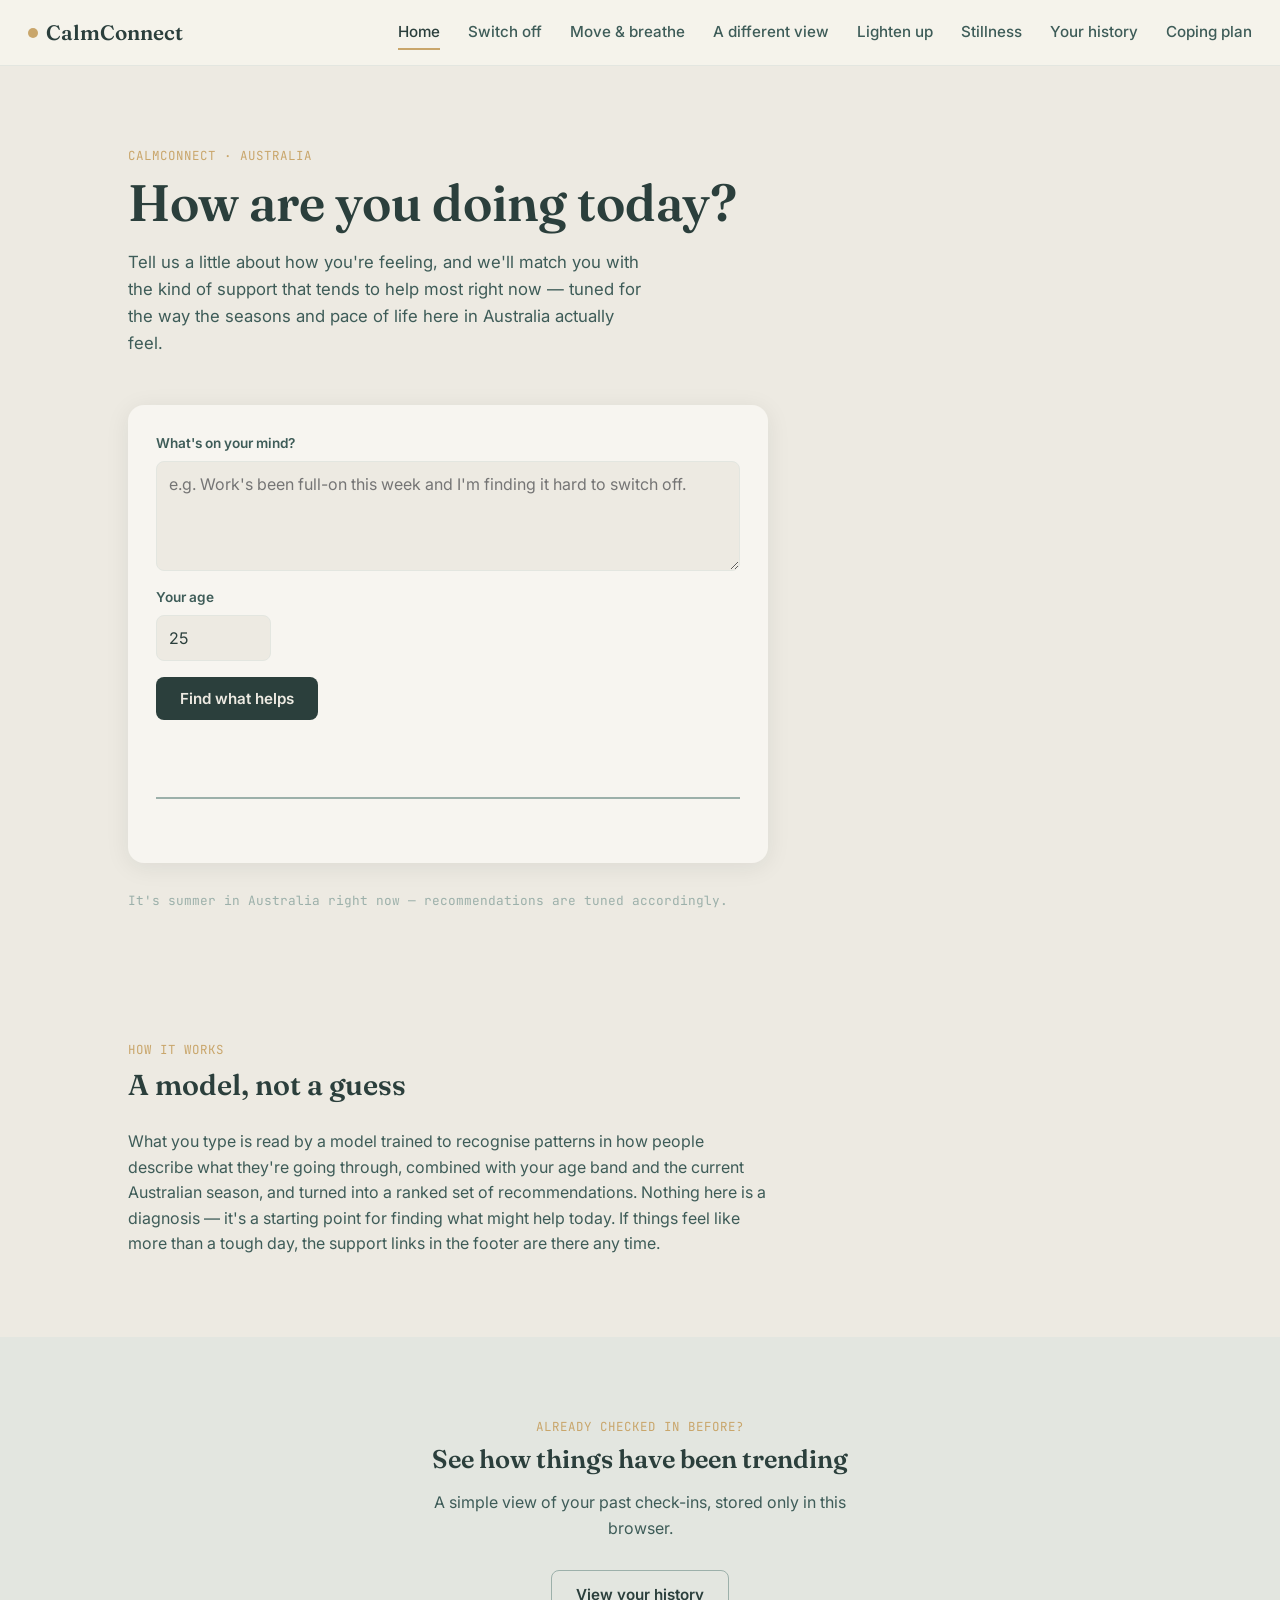
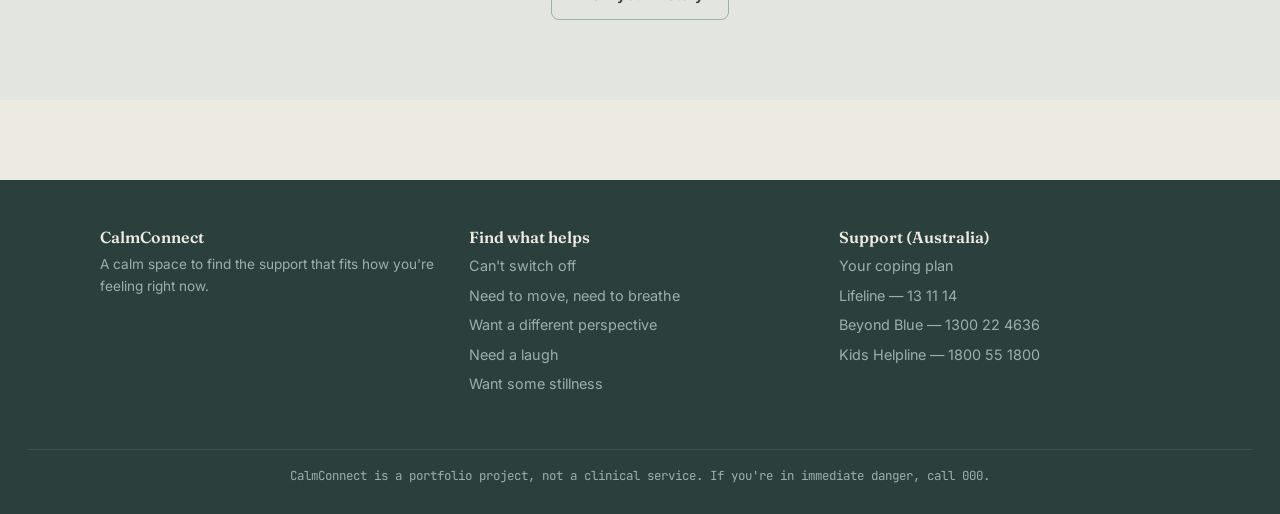
<file: frontend/index.html>
<!DOCTYPE html>
<html lang="en-AU">
<head>
<meta charset="UTF-8">
<meta name="viewport" content="width=device-width, initial-scale=1.0">
<title>CalmConnect — Find the support that fits how you feel</title>
<meta name="description" content="A calm, AU-focused companion that reads how you're feeling and points you toward what tends to help.">

<link rel="preconnect" href="https://fonts.googleapis.com">
<link rel="preconnect" href="https://fonts.gstatic.com" crossorigin>
<link href="https://fonts.googleapis.com/css2?family=Fraunces:opsz,wght@9..144,400;9..144,600&family=Inter:wght@400;500;600&family=JetBrains+Mono:wght@400;500&display=swap" rel="stylesheet">
<link rel="stylesheet" href="assets/design-system.css">

<style>
  .hero {
    padding: var(--space-xl) 0 var(--space-lg);
  }

  .hero__intro {
    max-width: 640px;
    margin-bottom: var(--space-lg);
  }

  .hero__intro h1 {
    font-size: clamp(2.2rem, 5vw, 3.2rem);
    margin-bottom: var(--space-sm);
  }

  .hero__intro p {
    color: var(--mid-eucalyptus);
    font-size: 1.05rem;
    max-width: 520px;
  }

  .mood-form {
    max-width: 640px;
    background: var(--surface);
    border-radius: var(--radius-md);
    padding: var(--space-md);
    box-shadow: 0 4px 24px rgba(27, 43, 38, 0.08);
  }

  .mood-form__row {
    display: flex;
    flex-direction: column;
    gap: 0.4rem;
    margin-bottom: var(--space-sm);
  }

  .mood-form label {
    font-size: 0.85rem;
    font-weight: 600;
    color: var(--mid-eucalyptus);
  }

  .mood-form textarea,
  .mood-form input {
    font-family: var(--font-body);
    font-size: 1rem;
    padding: 0.75rem;
    border: 1.5px solid var(--sage-tint);
    border-radius: var(--radius-sm);
    background: var(--bone);
    color: var(--ink);
    resize: vertical;
  }

  .mood-form textarea {
    min-height: 110px;
  }

  .mood-form input[type="number"] {
    max-width: 120px;
  }

  .mood-form__actions {
    display: flex;
    align-items: center;
    gap: var(--space-sm);
    margin-top: var(--space-xs);
  }

  .mood-line {
    margin-top: var(--space-lg);
    width: 100%;
    height: 60px;
  }

  .mood-line path {
    fill: none;
    stroke: var(--sage);
    stroke-width: 2;
    transition: stroke 0.6s var(--ease);
  }

  .mood-line.is-positive path { stroke: #7FA39B; }
  .mood-line.is-negative path { stroke: var(--terracotta); }

  .result-panel {
    margin-top: var(--space-lg);
    max-width: 640px;
    display: none;
  }

  .result-panel.is-visible {
    display: block;
  }

  .result-panel__meta {
    font-family: var(--font-mono);
    font-size: 0.8rem;
    color: var(--sage);
    margin-bottom: var(--space-sm);
  }

  .result-list {
    list-style: none;
    display: flex;
    flex-direction: column;
    gap: 0.6rem;
  }

  .result-item {
    display: flex;
    align-items: center;
    justify-content: space-between;
    background: var(--surface);
    border-radius: var(--radius-sm);
    padding: 0.9rem 1.1rem;
    text-decoration: none;
    color: var(--ink);
    border: 1.5px solid var(--sage-tint);
    transition: border-color 0.2s var(--ease), transform 0.2s var(--ease);
  }

  .result-item:hover {
    border-color: var(--terracotta);
    transform: translateX(4px);
  }

  .result-item--top {
    border-color: var(--terracotta);
    background: var(--sage-tint);
  }

  .result-item__rank {
    font-family: var(--font-mono);
    font-size: 0.8rem;
    color: var(--sage);
    margin-right: 0.75rem;
  }

  .form-error {
    color: var(--terracotta);
    font-size: 0.9rem;
    display: none;
  }

  .form-error.is-visible {
    display: block;
  }

  .au-strip {
    display: flex;
    align-items: center;
    gap: 0.6rem;
    font-family: var(--font-mono);
    font-size: 0.8rem;
    color: var(--sage);
    margin-top: var(--space-md);
  }
</style>
</head>
<body data-page="index">

<div id="cc-nav-root"></div>
<div id="cc-crisis-root"></div>

<header class="hero">
  <div class="container">
    <div class="hero__intro">
      <span class="eyebrow">CalmConnect &middot; Australia</span>
      <h1>How are you doing today?</h1>
      <p>Tell us a little about how you're feeling, and we'll match you with the kind of support that tends to help most right now — tuned for the way the seasons and pace of life here in Australia actually feel.</p>
    </div>

    <form class="mood-form" id="mood-form" novalidate>
      <div class="mood-form__row">
        <label for="mood-text">What's on your mind?</label>
        <textarea id="mood-text" name="text" maxlength="1000" placeholder="e.g. Work's been full-on this week and I'm finding it hard to switch off." required></textarea>
      </div>
      <div class="mood-form__row" style="flex-direction: row; align-items: center; gap: 1rem;">
        <div style="flex-direction: column; display: flex; gap: 0.4rem;">
          <label for="mood-age">Your age</label>
          <input type="number" id="mood-age" name="age" min="10" max="110" value="25" required>
        </div>
      </div>
      <p class="form-error" id="form-error">Please share a few words about how you're feeling, and a valid age.</p>
      <div class="mood-form__actions">
        <button type="submit" class="btn btn-primary" id="mood-submit">Find what helps</button>
        <span style="font-family: var(--font-mono); font-size: 0.78rem; color: var(--sage);" id="mood-status"></span>
      </div>

      <svg class="mood-line" id="mood-line" viewBox="0 0 600 60" preserveAspectRatio="none" aria-hidden="true">
        <path id="mood-line-path" d="M0,30 L600,30" />
      </svg>
    </form>

    <div class="result-panel" id="result-panel">
      <p class="result-panel__meta" id="result-meta"></p>
      <ul class="result-list" id="result-list"></ul>
    </div>

    <p class="au-strip" id="au-season-strip"></p>
  </div>
</header>

<section class="section">
  <div class="container">
    <span class="eyebrow">How it works</span>
    <h2 style="margin-bottom: var(--space-md); font-size: 1.8rem;">A model, not a guess</h2>
    <p style="max-width: 640px; color: var(--mid-eucalyptus);">
      What you type is read by a model trained to recognise patterns in how people describe what they're going through, combined with your age band and the current Australian season, and turned into a ranked set of recommendations. Nothing here is a diagnosis — it's a starting point for finding what might help today. If things feel like more than a tough day, the support links in the footer are there any time.
    </p>
  </div>
</section>

<section class="section section--tinted">
  <div class="container" style="text-align: center;">
    <span class="eyebrow">Already checked in before?</span>
    <h2 style="margin-bottom: var(--space-sm); font-size: 1.6rem;">See how things have been trending</h2>
    <p style="max-width: 480px; margin: 0 auto var(--space-md); color: var(--mid-eucalyptus);">
      A simple view of your past check-ins, stored only in this browser.
    </p>
    <a href="history.html" class="btn btn-ghost">View your history</a>
  </div>
</section>

<div id="cc-footer-root"></div>

<script src="assets/shared.js"></script>
<script src="assets/session.js"></script>
<script src="assets/api.js"></script>
<script>
  const AU_SEASON_LABELS = {
    summer: "It's summer in Australia right now",
    autumn: "It's autumn in Australia right now",
    winter: "It's winter in Australia right now",
    spring: "It's spring in Australia right now",
  };

  function localAuSeason() {
    const month = new Date().getMonth() + 1;
    if ([12, 1, 2].includes(month)) return "summer";
    if ([3, 4, 5].includes(month)) return "autumn";
    if ([6, 7, 8].includes(month)) return "winter";
    return "spring";
  }

  document.getElementById("au-season-strip").textContent =
    AU_SEASON_LABELS[localAuSeason()] + " — recommendations are tuned accordingly.";

  // Maps the trained category classifier's output to a mood-line visual
  // state. This is a UI mapping only — it does not imply the categories
  // are ranked by severity (see backend/ml/DESIGN.md). "Normal" reads as
  // calm; every clinical category gets the same gentle "elevated" visual,
  // deliberately not graded by how "bad" the category sounds.
  const ELEVATED_CATEGORIES = new Set(["Anxiety", "Depression", "Stress", "Bipolar", "Personality disorder", "Suicidal"]);

  function setMoodLine(state) {
    const svg = document.getElementById("mood-line");
    const path = document.getElementById("mood-line-path");
    svg.classList.remove("is-positive", "is-negative");

    if (state === "calm") {
      svg.classList.add("is-positive");
      path.setAttribute("d", "M0,30 Q150,10 300,30 T600,30");
    } else if (state === "elevated-high") {
      svg.classList.add("is-negative");
      path.setAttribute("d", "M0,30 Q100,55 200,30 Q300,5 400,30 Q500,55 600,30");
    } else if (state === "elevated") {
      svg.classList.add("is-negative");
      path.setAttribute("d", "M0,30 Q150,45 300,30 T600,30");
    } else {
      path.setAttribute("d", "M0,30 L600,30");
    }
  }

  const form = document.getElementById("mood-form");
  const errorEl = document.getElementById("form-error");
  const statusEl = document.getElementById("mood-status");
  const resultPanel = document.getElementById("result-panel");
  const resultMeta = document.getElementById("result-meta");
  const resultList = document.getElementById("result-list");

  form.addEventListener("submit", async (e) => {
    e.preventDefault();
    const text = document.getElementById("mood-text").value.trim();
    const age = parseInt(document.getElementById("mood-age").value, 10);

    if (!text || isNaN(age) || age < 10 || age > 110) {
      errorEl.classList.add("is-visible");
      return;
    }
    errorEl.classList.remove("is-visible");

    statusEl.textContent = "Thinking...";
    document.getElementById("mood-submit").disabled = true;

    try {
      const data = await getRecommendation(age, text);
      statusEl.textContent = "";

      if (data.escalation_flag) {
        setMoodLine("elevated-high");
      } else if (ELEVATED_CATEGORIES.has(data.category)) {
        setMoodLine("elevated");
      } else {
        setMoodLine("calm");
      }

      if (data.escalation_flag) {
        const showCrisis = window.showCrisisBanner;
        if (typeof showCrisis === "function") showCrisis();
      }

      resultMeta.textContent = `season: ${data.season} · model confidence: ${Math.round(data.category_confidence * 100)}%`;
      resultList.innerHTML = data.ranked
        .map(
          (t, i) => `
        <li>
          <a class="result-item ${i === 0 ? "result-item--top" : ""}" href="${t.page}">
            <span><span class="result-item__rank">0${i + 1}</span>${t.label}</span>
          </a>
        </li>`
        )
        .join("");
      resultPanel.classList.add("is-visible");
    } catch (err) {
      statusEl.textContent = "";
      errorEl.textContent = "Couldn't reach the recommender right now — try exploring the therapies below instead.";
      errorEl.classList.add("is-visible");
      console.error(err);
    } finally {
      document.getElementById("mood-submit").disabled = false;
    }
  });
</script>

</body>
</html>
</file>
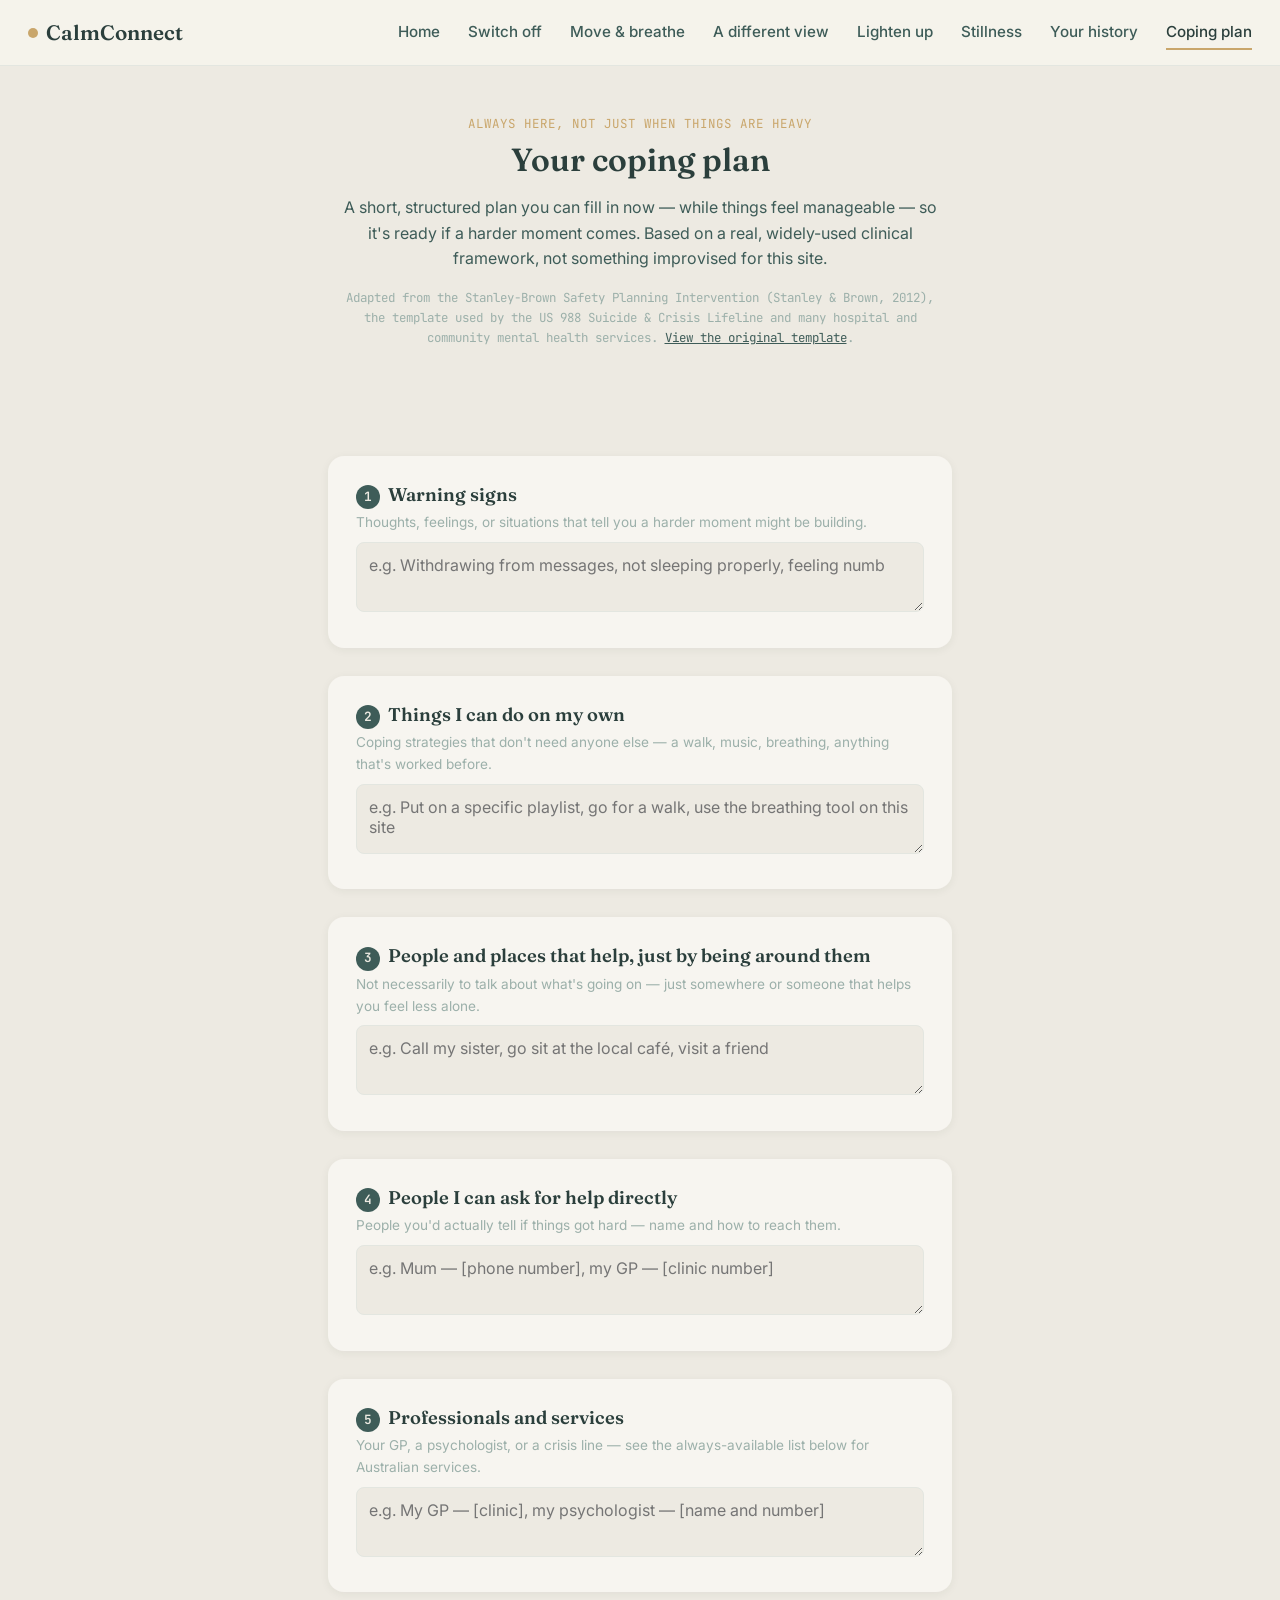
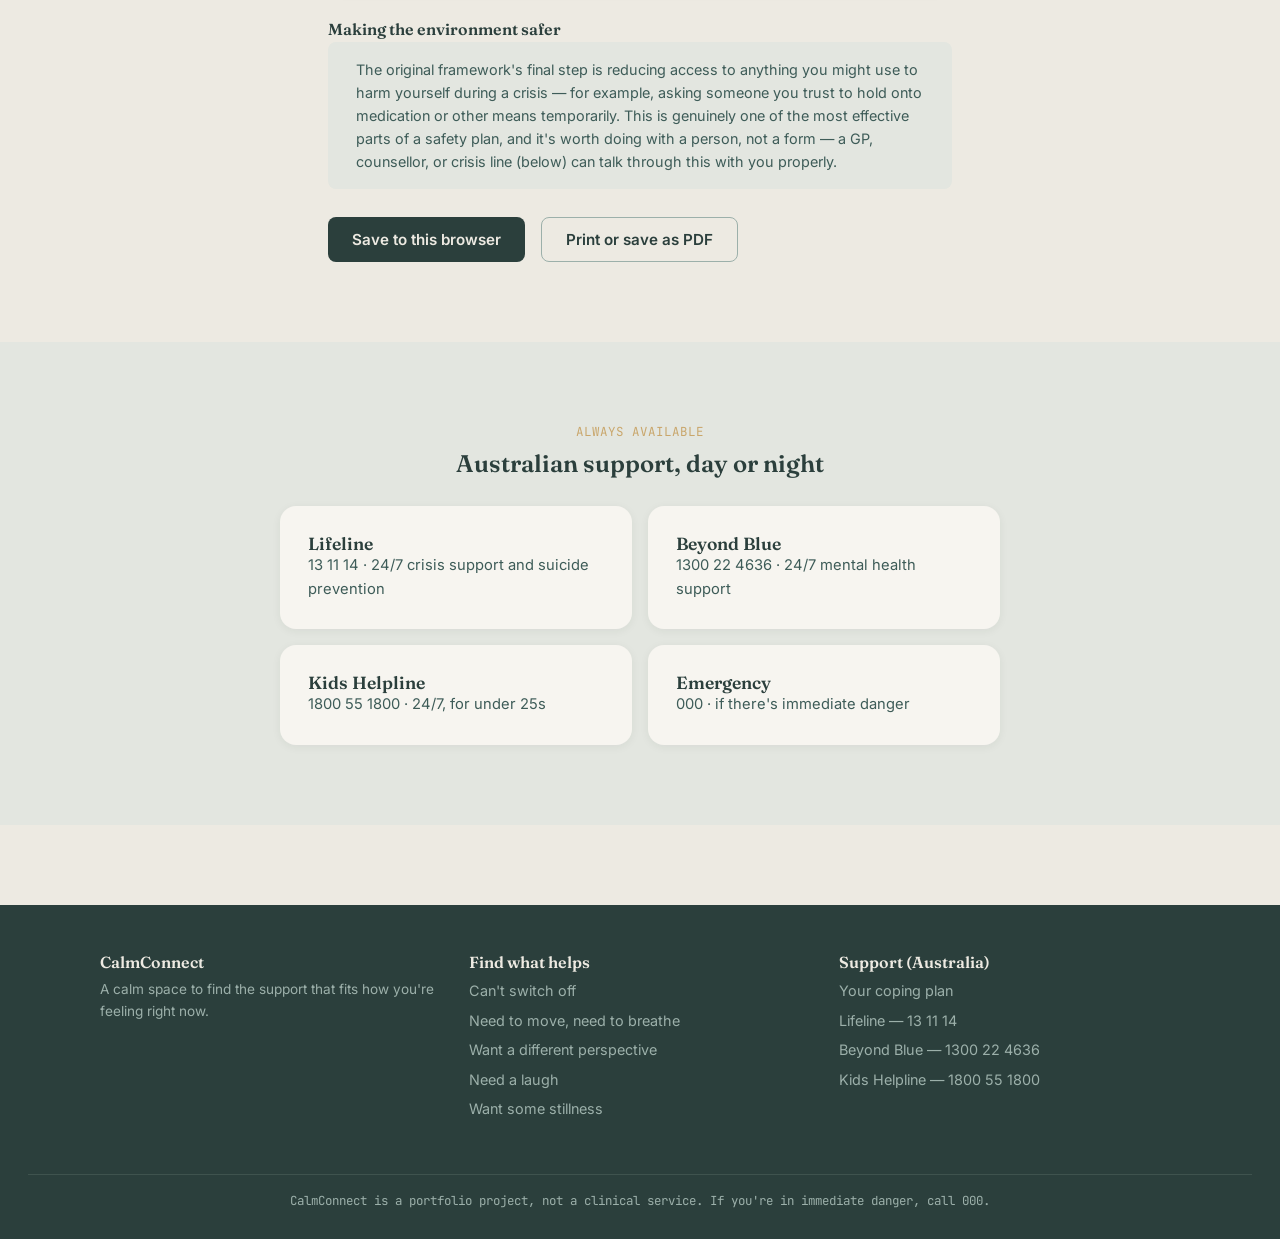
<file: frontend/crisis-plan.html>
<!DOCTYPE html>
<html lang="en-AU">
<head>
<meta charset="UTF-8">
<meta name="viewport" content="width=device-width, initial-scale=1.0">
<title>Your coping plan — CalmConnect</title>
<meta name="description" content="A personal safety and coping plan you can fill in now, based on the Stanley-Brown Safety Planning Intervention.">

<link rel="preconnect" href="https://fonts.googleapis.com">
<link href="https://fonts.googleapis.com/css2?family=Fraunces:opsz,wght@9..144,400;9..144,600&family=Inter:wght@400;500;600&family=JetBrains+Mono:wght@400;500&display=swap" rel="stylesheet">
<link rel="stylesheet" href="assets/design-system.css">

<style>
  .page-hero {
    padding: var(--space-lg) 0 var(--space-md);
    text-align: center;
  }

  .page-hero p {
    max-width: 600px;
    margin: var(--space-sm) auto 0;
    color: var(--mid-eucalyptus);
  }

  .attribution-note {
    display: block;
    max-width: 600px;
    margin: var(--space-sm) auto 0;
    font-family: var(--font-mono);
    font-size: 0.78rem;
    color: var(--sage);
  }

  .plan-tool {
    max-width: 680px;
    margin: 0 auto;
  }

  .plan-step {
    margin-bottom: var(--space-md);
  }

  .plan-step h3 {
    font-size: 1.15rem;
    margin-bottom: 0.2rem;
  }

  .plan-step .hint {
    display: block;
    font-size: 0.85rem;
    color: var(--sage);
    margin-bottom: 0.5rem;
  }

  .plan-step textarea {
    width: 100%;
    font-family: var(--font-body);
    font-size: 1rem;
    padding: 0.75rem;
    border: 1.5px solid var(--sage-tint);
    border-radius: var(--radius-sm);
    background: var(--bone);
    color: var(--ink);
    resize: vertical;
    min-height: 70px;
  }

  .plan-step-number {
    display: inline-flex;
    align-items: center;
    justify-content: center;
    width: 24px;
    height: 24px;
    border-radius: 50%;
    background: var(--mid-eucalyptus);
    color: var(--bone);
    font-family: var(--font-mono);
    font-size: 0.8rem;
    margin-right: 0.5rem;
  }

  .means-note {
    background: var(--sage-tint);
    border-radius: var(--radius-sm);
    padding: var(--space-sm) var(--space-md);
    font-size: 0.9rem;
    color: var(--mid-eucalyptus);
  }

  .plan-actions {
    display: flex;
    gap: var(--space-sm);
    margin-top: var(--space-md);
    flex-wrap: wrap;
  }

  .plan-status {
    font-family: var(--font-mono);
    font-size: 0.78rem;
    color: var(--sage);
  }

  .always-available {
    text-align: center;
  }

  .always-available .cc-card {
    text-align: left;
  }
</style>
</head>
<body data-page="crisis-plan">

<div id="cc-nav-root"></div>
<div id="cc-crisis-root"></div>

<header class="page-hero">
  <div class="container">
    <span class="eyebrow">Always here, not just when things are heavy</span>
    <h1>Your coping plan</h1>
    <p>A short, structured plan you can fill in now — while things feel manageable — so it's ready if a harder moment comes. Based on a real, widely-used clinical framework, not something improvised for this site.</p>
    <span class="attribution-note">Adapted from the Stanley-Brown Safety Planning Intervention (Stanley &amp; Brown, 2012), the template used by the US 988 Suicide &amp; Crisis Lifeline and many hospital and community mental health services. <a href="https://988lifeline.org/wp-content/uploads/2017/09/Brown_StanleySafetyPlanTemplate1.pdf" target="_blank" rel="noopener">View the original template</a>.</span>
  </div>
</header>

<section class="section">
  <div class="container plan-tool">
    <form id="plan-form">
      <div class="plan-step cc-card">
        <h3><span class="plan-step-number">1</span>Warning signs</h3>
        <span class="hint">Thoughts, feelings, or situations that tell you a harder moment might be building.</span>
        <textarea id="plan-warning-signs" placeholder="e.g. Withdrawing from messages, not sleeping properly, feeling numb"></textarea>
      </div>

      <div class="plan-step cc-card">
        <h3><span class="plan-step-number">2</span>Things I can do on my own</h3>
        <span class="hint">Coping strategies that don't need anyone else — a walk, music, breathing, anything that's worked before.</span>
        <textarea id="plan-internal-coping" placeholder="e.g. Put on a specific playlist, go for a walk, use the breathing tool on this site"></textarea>
      </div>

      <div class="plan-step cc-card">
        <h3><span class="plan-step-number">3</span>People and places that help, just by being around them</h3>
        <span class="hint">Not necessarily to talk about what's going on — just somewhere or someone that helps you feel less alone.</span>
        <textarea id="plan-social-distraction" placeholder="e.g. Call my sister, go sit at the local café, visit a friend"></textarea>
      </div>

      <div class="plan-step cc-card">
        <h3><span class="plan-step-number">4</span>People I can ask for help directly</h3>
        <span class="hint">People you'd actually tell if things got hard — name and how to reach them.</span>
        <textarea id="plan-ask-help" placeholder="e.g. Mum — [phone number], my GP — [clinic number]"></textarea>
      </div>

      <div class="plan-step cc-card">
        <h3><span class="plan-step-number">5</span>Professionals and services</h3>
        <span class="hint">Your GP, a psychologist, or a crisis line — see the always-available list below for Australian services.</span>
        <textarea id="plan-professionals" placeholder="e.g. My GP — [clinic], my psychologist — [name and number]"></textarea>
      </div>

      <div class="plan-step">
        <h3 style="font-size: 1rem;">Making the environment safer</h3>
        <p class="means-note">The original framework's final step is reducing access to anything you might use to harm yourself during a crisis — for example, asking someone you trust to hold onto medication or other means temporarily. This is genuinely one of the most effective parts of a safety plan, and it's worth doing with a person, not a form — a GP, counsellor, or crisis line (below) can talk through this with you properly.</p>
      </div>

      <div class="plan-actions">
        <button type="submit" class="btn btn-primary">Save to this browser</button>
        <button type="button" class="btn btn-ghost" id="plan-print">Print or save as PDF</button>
        <span class="plan-status" id="plan-status"></span>
      </div>
    </form>
  </div>
</section>

<section class="section section--tinted always-available">
  <div class="container">
    <span class="eyebrow">Always available</span>
    <h2 style="margin-bottom: var(--space-md);">Australian support, day or night</h2>
    <div class="reading-grid" style="display: grid; grid-template-columns: repeat(auto-fit, minmax(240px, 1fr)); gap: var(--space-sm); max-width: 720px; margin: 0 auto;">
      <div class="cc-card">
        <h3 style="font-size: 1.1rem;">Lifeline</h3>
        <p style="color: var(--mid-eucalyptus); font-size: 0.92rem;">13 11 14 · 24/7 crisis support and suicide prevention</p>
      </div>
      <div class="cc-card">
        <h3 style="font-size: 1.1rem;">Beyond Blue</h3>
        <p style="color: var(--mid-eucalyptus); font-size: 0.92rem;">1300 22 4636 · 24/7 mental health support</p>
      </div>
      <div class="cc-card">
        <h3 style="font-size: 1.1rem;">Kids Helpline</h3>
        <p style="color: var(--mid-eucalyptus); font-size: 0.92rem;">1800 55 1800 · 24/7, for under 25s</p>
      </div>
      <div class="cc-card">
        <h3 style="font-size: 1.1rem;">Emergency</h3>
        <p style="color: var(--mid-eucalyptus); font-size: 0.92rem;">000 · if there's immediate danger</p>
      </div>
    </div>
  </div>
</section>

<div id="cc-footer-root"></div>

<script src="assets/shared.js"></script>
<script src="assets/crisis-plan.js"></script>
</body>
</html>
</file>
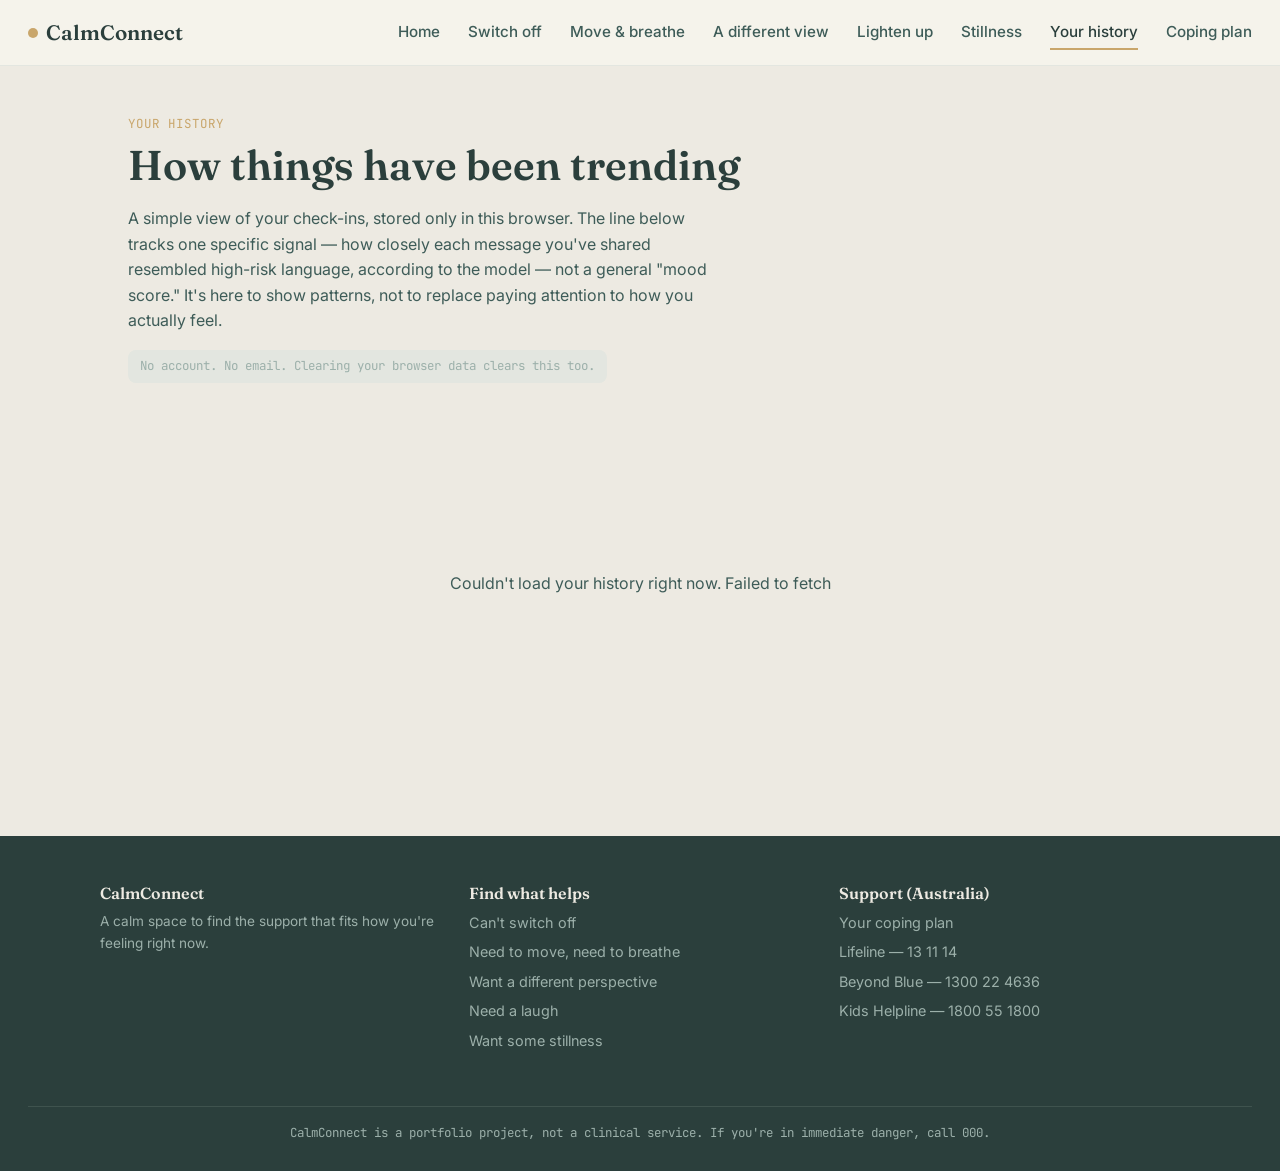
<file: frontend/history.html>
<!DOCTYPE html>
<html lang="en-AU">
<head>
<meta charset="UTF-8">
<meta name="viewport" content="width=device-width, initial-scale=1.0">
<title>Your history — CalmConnect</title>
<meta name="description" content="A simple view of your check-ins over time, stored only in this browser.">

<link rel="preconnect" href="https://fonts.googleapis.com">
<link href="https://fonts.googleapis.com/css2?family=Fraunces:opsz,wght@9..144,400;9..144,600&family=Inter:wght@400;500;600&family=JetBrains+Mono:wght@400;500&display=swap" rel="stylesheet">
<link rel="stylesheet" href="assets/design-system.css">

<style>
  .history-hero {
    padding: var(--space-lg) 0 var(--space-md);
  }

  .history-hero h1 {
    font-size: clamp(2rem, 4vw, 2.6rem);
  }

  .history-hero p {
    max-width: 600px;
    color: var(--mid-eucalyptus);
    margin-top: var(--space-sm);
  }

  .privacy-note {
    display: inline-flex;
    align-items: center;
    gap: 0.4rem;
    font-family: var(--font-mono);
    font-size: 0.78rem;
    color: var(--sage);
    margin-top: var(--space-sm);
    padding: 0.4rem 0.75rem;
    background: var(--sage-tint);
    border-radius: var(--radius-sm);
  }

  .chart-card {
    margin-top: var(--space-lg);
  }

  .chart-card h2 {
    font-size: 1.3rem;
    margin-bottom: 0.3rem;
  }

  .chart-caption {
    color: var(--mid-eucalyptus);
    font-size: 0.9rem;
    margin-bottom: var(--space-md);
  }

  .chart-svg-wrap {
    overflow-x: auto;
  }

  .chart-svg-wrap svg {
    display: block;
    min-width: 480px;
  }

  .chart-line {
    fill: none;
    stroke: var(--mid-eucalyptus);
    stroke-width: 2;
  }

  .chart-point {
    fill: var(--mid-eucalyptus);
  }

  .chart-point.is-elevated {
    fill: var(--terracotta);
  }

  .chart-axis {
    stroke: var(--sage);
    stroke-width: 1;
  }

  .chart-axis-label {
    font-family: var(--font-mono);
    font-size: 11px;
    fill: var(--sage);
  }

  .empty-state {
    text-align: center;
    padding: var(--space-xl) var(--space-md);
    color: var(--mid-eucalyptus);
  }

  .empty-state .btn {
    margin-top: var(--space-md);
  }

  .entry-list {
    margin-top: var(--space-lg);
    display: flex;
    flex-direction: column;
    gap: 0.6rem;
  }

  .entry-row {
    display: flex;
    justify-content: space-between;
    align-items: baseline;
    padding: 0.85rem 1.1rem;
    border-radius: var(--radius-sm);
    border: 1.5px solid var(--sage-tint);
  }

  .entry-row__date {
    font-family: var(--font-mono);
    font-size: 0.8rem;
    color: var(--sage);
  }

  .entry-row__rec {
    font-size: 0.92rem;
  }
</style>
</head>
<body data-page="history">

<div id="cc-nav-root"></div>
<div id="cc-crisis-root"></div>

<header class="history-hero">
  <div class="container">
    <span class="eyebrow">Your history</span>
    <h1>How things have been trending</h1>
    <p>
      A simple view of your check-ins, stored only in this browser. The line below tracks one
      specific signal — how closely each message you've shared resembled high-risk language,
      according to the model — not a general "mood score." It's here to show patterns, not to
      replace paying attention to how you actually feel.
    </p>
    <span class="privacy-note">No account. No email. Clearing your browser data clears this too.</span>
  </div>
</header>

<section class="section" id="history-content">
  <div class="container">

    <div id="loading-state" class="empty-state">
      <p>Loading your history…</p>
    </div>

    <div id="empty-state" class="empty-state" style="display: none;">
      <h2 style="font-size: 1.4rem; margin-bottom: var(--space-sm);">Nothing here yet</h2>
      <p>Once you check in from the home page, your check-ins will start showing up here.</p>
      <a href="index.html" class="btn btn-primary">Check in now</a>
    </div>

    <div id="data-state" style="display: none;">
      <div class="cc-card chart-card">
        <h2>Escalation-trigger signal over time</h2>
        <p class="chart-caption" id="chart-caption"></p>
        <div class="chart-svg-wrap">
          <svg id="trend-svg" viewBox="0 0 640 220" preserveAspectRatio="xMinYMid meet" role="img" aria-label="Line chart of escalation probability over time"></svg>
        </div>
      </div>

      <div class="entry-list" id="entry-list"></div>
    </div>

  </div>
</section>

<div id="cc-footer-root"></div>

<script src="assets/shared.js"></script>
<script src="assets/session.js"></script>
<script src="assets/api.js"></script>
<script src="assets/history.js"></script>
</body>
</html>
</file>
<file: frontend/assets/design-system.css>
/* ============================================================
   CalmConnect Design System
   "Overcast eucalyptus" — calm, grounded, distinctly AU in feel
   without leaning on koalas/gum-leaves cliché.
   ============================================================ */

:root {
  /* Palette — muted, blended calming colors (teal/sage/warm-gold),
     informed by color-therapy conventions but desaturated and softened
     rather than literal bright blue/teal so it doesn't read as a
     templated wellness-app default. */
  --ink: #2B3F3C;          /* muted deep teal, used as near-black text/ink */
  --bone: #EDEAE2;         /* warm neutral base, not stark white */
  --sage: #9CB0AA;         /* faded sage, secondary text/borders */
  --terracotta: #C9A66B;   /* soft muted gold/ochre accent, used sparingly */
  --mid-eucalyptus: #3E5C58; /* muted deep teal for cards/panels/links */
  --sage-tint: #E3E6E0;    /* very light sage-neutral for subtle backgrounds */
  --surface: #F7F5F0;      /* warm off-white for cards, lifted from base */

  /* Type */
  --font-display: 'Fraunces', Georgia, serif;
  --font-body: 'Inter', -apple-system, BlinkMacSystemFont, sans-serif;
  --font-mono: 'JetBrains Mono', 'Courier New', monospace;

  /* Spacing scale */
  --space-xs: 0.5rem;
  --space-sm: 1rem;
  --space-md: 1.75rem;
  --space-lg: 3rem;
  --space-xl: 5rem;

  /* Radius */
  --radius-sm: 8px;
  --radius-md: 16px;

  /* Motion */
  --ease: cubic-bezier(0.4, 0, 0.2, 1);
}

* {
  margin: 0;
  padding: 0;
  box-sizing: border-box;
}

html {
  scroll-behavior: smooth;
}

@media (prefers-reduced-motion: reduce) {
  html {
    scroll-behavior: auto;
  }
  *, *::before, *::after {
    animation-duration: 0.001ms !important;
    animation-iteration-count: 1 !important;
    transition-duration: 0.001ms !important;
  }
}

body {
  font-family: var(--font-body);
  background: var(--bone);
  color: var(--ink);
  line-height: 1.6;
  -webkit-font-smoothing: antialiased;
}

h1, h2, h3, h4 {
  font-family: var(--font-display);
  font-weight: 600;
  line-height: 1.15;
  color: var(--ink);
}

a {
  color: var(--mid-eucalyptus);
}

a:focus-visible,
button:focus-visible,
input:focus-visible,
textarea:focus-visible,
[tabindex]:focus-visible {
  outline: 3px solid var(--terracotta);
  outline-offset: 2px;
}

.container {
  max-width: 1080px;
  margin: 0 auto;
  padding: 0 var(--space-md);
}

/* ---------- Shared site header / nav ---------- */
.cc-nav {
  position: sticky;
  top: 0;
  z-index: 100;
  display: flex;
  align-items: center;
  justify-content: space-between;
  padding: var(--space-sm) var(--space-md);
  background: rgba(246, 243, 236, 0.92);
  backdrop-filter: blur(8px);
  border-bottom: 1px solid var(--sage-tint);
}

.cc-nav__brand {
  font-family: var(--font-display);
  font-size: 1.3rem;
  font-weight: 600;
  color: var(--ink);
  text-decoration: none;
  display: flex;
  align-items: center;
  gap: 0.5rem;
}

.cc-nav__brand-mark {
  width: 10px;
  height: 10px;
  border-radius: 50%;
  background: var(--terracotta);
  display: inline-block;
}

.cc-nav__links {
  display: flex;
  gap: var(--space-md);
  list-style: none;
}

.cc-nav__links a {
  text-decoration: none;
  color: var(--mid-eucalyptus);
  font-size: 0.95rem;
  font-weight: 500;
  padding: 0.4rem 0;
  border-bottom: 2px solid transparent;
  transition: border-color 0.25s var(--ease), color 0.25s var(--ease);
}

.cc-nav__links a:hover,
.cc-nav__links a[aria-current="page"] {
  color: var(--ink);
  border-bottom-color: var(--terracotta);
}

.cc-nav__toggle {
  display: none;
  background: none;
  border: none;
  font-size: 1.5rem;
  color: var(--ink);
  cursor: pointer;
}

@media (max-width: 720px) {
  .cc-nav__links {
    display: none;
  }
  .cc-nav__toggle {
    display: block;
  }
  .cc-nav__links.cc-nav__links--open {
    display: flex;
    position: absolute;
    top: 100%;
    left: 0;
    right: 0;
    flex-direction: column;
    background: var(--bone);
    padding: var(--space-sm) var(--space-md);
    border-bottom: 1px solid var(--sage-tint);
    gap: var(--space-sm);
  }
}

/* ---------- Buttons ---------- */
.btn {
  display: inline-flex;
  align-items: center;
  justify-content: center;
  gap: 0.5rem;
  padding: 0.75rem 1.5rem;
  border-radius: var(--radius-sm);
  font-family: var(--font-body);
  font-weight: 600;
  font-size: 0.95rem;
  text-decoration: none;
  cursor: pointer;
  border: none;
  transition: transform 0.2s var(--ease), background 0.2s var(--ease);
}

.btn-primary {
  background: var(--ink);
  color: var(--bone);
}

.btn-primary:hover {
  background: var(--mid-eucalyptus);
  transform: translateY(-1px);
}

.btn-accent {
  background: var(--terracotta);
  color: var(--bone);
}

.btn-accent:hover {
  background: #c46a43;
  transform: translateY(-1px);
}

.btn-ghost {
  background: transparent;
  color: var(--ink);
  border: 1.5px solid var(--sage);
}

.btn-ghost:hover {
  border-color: var(--ink);
}

/* ---------- Cards ---------- */
.cc-card {
  background: var(--surface);
  border-radius: var(--radius-md);
  padding: var(--space-md);
  box-shadow: 0 2px 10px rgba(27, 43, 38, 0.06);
  transition: transform 0.3s var(--ease), box-shadow 0.3s var(--ease);
}

.cc-card:hover {
  transform: translateY(-4px);
  box-shadow: 0 10px 24px rgba(27, 43, 38, 0.1);
}

/* ---------- Crisis banner (shared component) ---------- */
.crisis-banner {
  background: var(--terracotta);
  color: var(--bone);
  padding: var(--space-sm) var(--space-md);
  display: none;
  align-items: center;
  justify-content: space-between;
  gap: var(--space-sm);
  flex-wrap: wrap;
}

.crisis-banner.crisis-banner--visible {
  display: flex;
}

.crisis-banner__text {
  font-weight: 600;
  font-size: 0.95rem;
}

.crisis-banner__links {
  display: flex;
  gap: var(--space-sm);
  flex-wrap: wrap;
}

.crisis-banner__links a {
  color: var(--bone);
  text-decoration: underline;
  font-weight: 600;
  font-size: 0.9rem;
}

/* ---------- Footer ---------- */
.cc-footer {
  background: var(--ink);
  color: var(--sage-tint);
  padding: var(--space-lg) var(--space-md) var(--space-md);
  margin-top: var(--space-xl);
}

.cc-footer__grid {
  max-width: 1080px;
  margin: 0 auto;
  display: grid;
  grid-template-columns: repeat(auto-fit, minmax(200px, 1fr));
  gap: var(--space-md);
}

.cc-footer h4 {
  color: var(--bone);
  font-size: 1rem;
  margin-bottom: var(--space-xs);
}

.cc-footer a {
  color: var(--sage);
  text-decoration: none;
  display: block;
  margin-bottom: 0.4rem;
  font-size: 0.9rem;
}

.cc-footer a:hover {
  color: var(--bone);
}

.cc-footer__meta {
  text-align: center;
  margin-top: var(--space-lg);
  padding-top: var(--space-sm);
  border-top: 1px solid rgba(143, 163, 152, 0.2);
  font-family: var(--font-mono);
  font-size: 0.78rem;
  color: var(--sage);
}

/* ---------- Utility ---------- */
.eyebrow {
  font-family: var(--font-mono);
  font-size: 0.78rem;
  letter-spacing: 0.08em;
  text-transform: uppercase;
  color: var(--terracotta);
  display: block;
  margin-bottom: var(--space-xs);
}

.section {
  padding: var(--space-xl) 0;
}

.section--tinted {
  background: var(--sage-tint);
}

.visually-hidden {
  position: absolute;
  left: -9999px;
}
</file>
